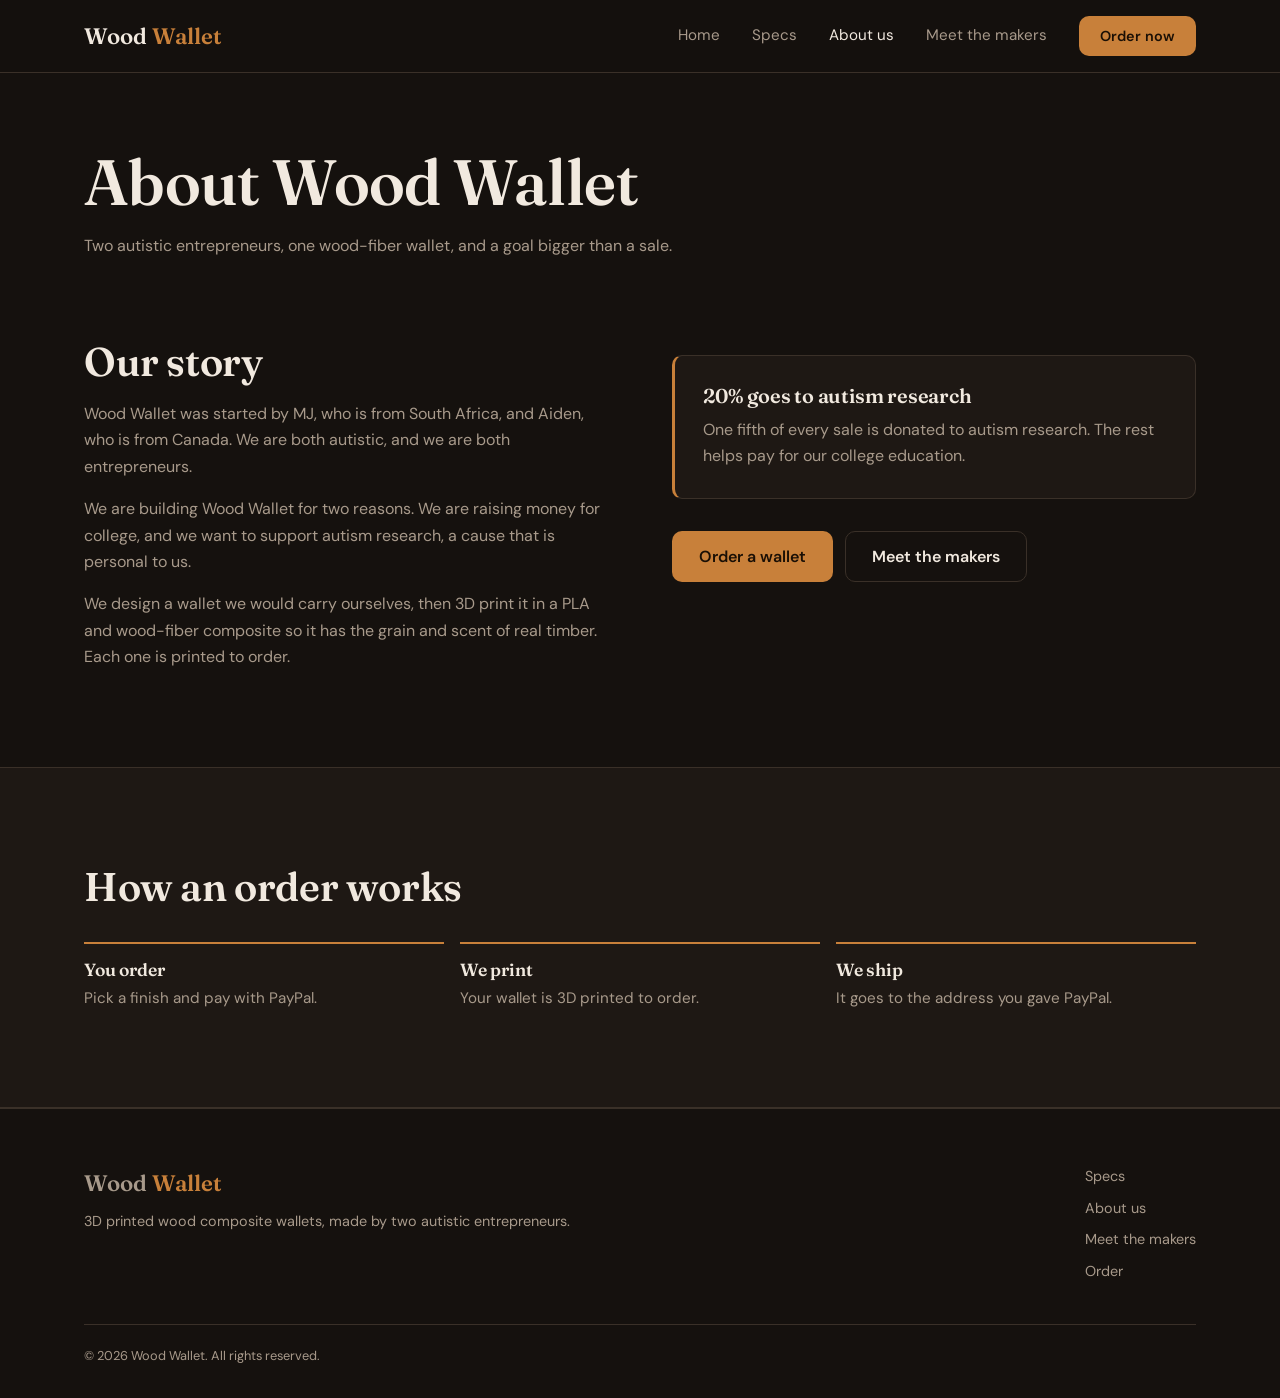
<file: about.html>
<!DOCTYPE html>
<html lang="en">
<head>
    <meta charset="UTF-8">
    <meta name="viewport" content="width=device-width, initial-scale=1.0">
    <title>About us | Wood Wallet</title>
    <meta name="description" content="The story of Wood Wallet: two autistic entrepreneurs from South Africa and Canada raising money for college and autism research.">
    <link rel="icon" href="data:image/svg+xml,<svg xmlns='http://www.w3.org/2000/svg' viewBox='0 0 100 100'><text y='.9em' font-size='90'>🪵</text></svg>">
    <link rel="preconnect" href="https://fonts.googleapis.com">
    <link rel="preconnect" href="https://fonts.gstatic.com" crossorigin>
    <link href="https://fonts.googleapis.com/css2?family=DM+Sans:wght@400;500;600&family=Fraunces:opsz,wght@9..144,500;9..144,600&display=swap" rel="stylesheet">
    <link rel="stylesheet" href="css/styles.css">
    <script src="js/script.js" defer></script>
</head>
<body>
    <a class="skip" href="#main">Skip to content</a>

    <header class="site-header">
        <div class="wrap bar">
            <a href="index.html" class="logo" aria-label="Wood Wallet home">Wood <span>Wallet</span></a>
            <button class="menu-btn" aria-expanded="false" aria-controls="site-nav">Menu</button>
            <nav class="nav" id="site-nav" aria-label="Main">
                <a href="index.html">Home</a>
                <a href="specs.html">Specs</a>
                <a href="about.html" aria-current="page">About us</a>
                <a href="makers.html">Meet the makers</a>
                <a href="order.html" class="btn btn-primary btn-sm">Order now</a>
            </nav>
        </div>
    </header>

    <main id="main">
        <section class="page-head">
            <div class="wrap">
                <h1>About Wood Wallet</h1>
                <p class="lede">Two autistic entrepreneurs, one wood-fiber wallet, and a goal bigger than a sale.</p>
            </div>
        </section>
        <section class="section">
            <div class="wrap split">
                <div class="prose" style="margin-top:-16px">
                    <h2 style="margin-top:0">Our story</h2>
                    <p>Wood Wallet was started by MJ, who is from South Africa, and Aiden, who is from Canada. We are both autistic, and we are both entrepreneurs.</p>
                    <p>We are building Wood Wallet for two reasons. We are raising money for college, and we want to support autism research, a cause that is personal to us.</p>
                    <p>We design a wallet we would carry ourselves, then 3D print it in a PLA and wood-fiber composite so it has the grain and scent of real timber. Each one is printed to order.</p>
                </div>
                <div>
                    <div class="pledge">
                    <h3>20% goes to autism research</h3>
                    <p>One fifth of every sale is donated to autism research. The rest helps pay for our college education.</p>
                </div>
                    <div class="cta-row"><a href="order.html" class="btn btn-primary">Order a wallet</a><a href="makers.html" class="btn btn-ghost">Meet the makers</a></div>
                </div>
            </div>
        </section>
        <section class="section section-alt">
            <div class="wrap">
                <h2>How an order works</h2>
                <div class="steps">
                    <div class="step"><h3>You order</h3><p>Pick a finish and pay with PayPal.</p></div>
                    <div class="step"><h3>We print</h3><p>Your wallet is 3D printed to order.</p></div>
                    <div class="step"><h3>We ship</h3><p>It goes to the address you gave PayPal.</p></div>
                </div>
            </div>
        </section>
    </main>

    <footer class="site-footer">
        <div class="wrap">
            <div class="foot">
                <div><div class="logo">Wood <span>Wallet</span></div><p style="margin-top:8px">3D printed wood composite wallets, made by two autistic entrepreneurs.</p></div>
                <ul><li><a href="specs.html">Specs</a></li><li><a href="about.html">About us</a></li><li><a href="makers.html">Meet the makers</a></li><li><a href="order.html">Order</a></li></ul>
            </div>
            <p class="legal">&copy; 2026 Wood Wallet. All rights reserved.</p>
        </div>
    </footer>
</body>
</html>
</file>
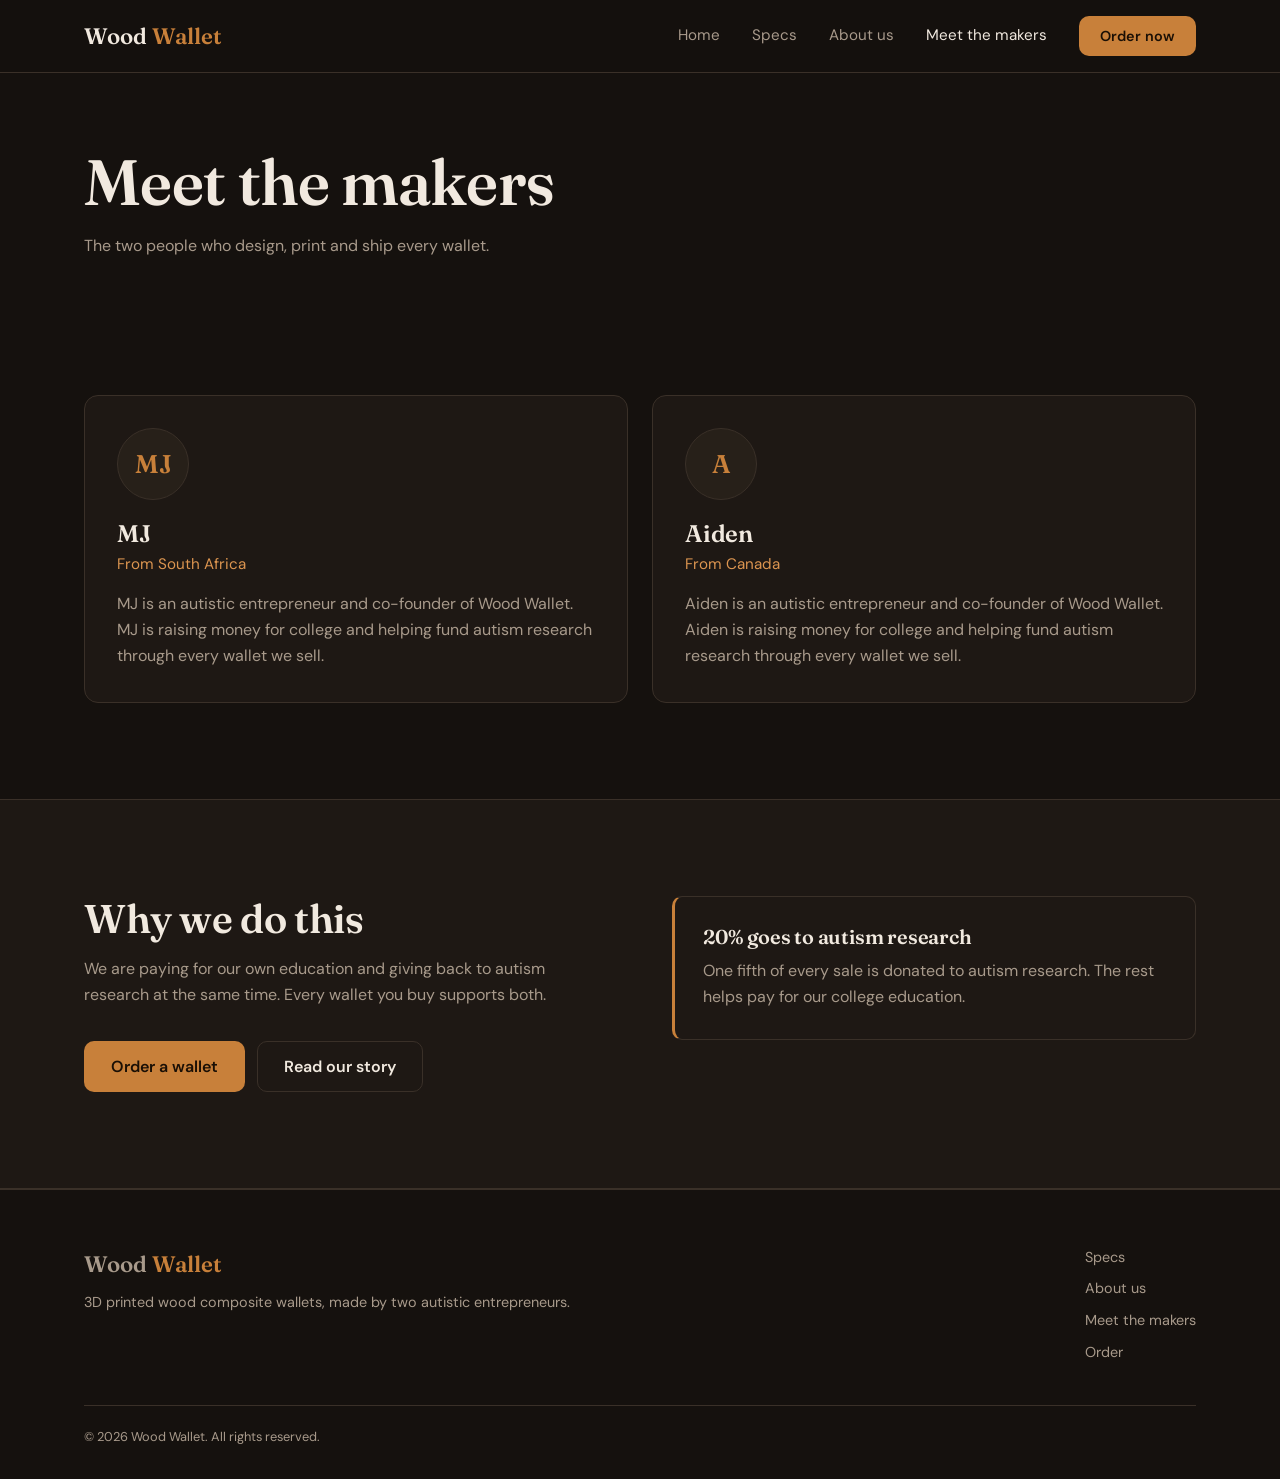
<file: makers.html>
<!DOCTYPE html>
<html lang="en">
<head>
    <meta charset="UTF-8">
    <meta name="viewport" content="width=device-width, initial-scale=1.0">
    <title>Meet the makers | Wood Wallet</title>
    <meta name="description" content="Meet MJ from South Africa and Aiden from Canada, the autistic entrepreneurs behind Wood Wallet.">
    <link rel="icon" href="data:image/svg+xml,<svg xmlns='http://www.w3.org/2000/svg' viewBox='0 0 100 100'><text y='.9em' font-size='90'>🪵</text></svg>">
    <link rel="preconnect" href="https://fonts.googleapis.com">
    <link rel="preconnect" href="https://fonts.gstatic.com" crossorigin>
    <link href="https://fonts.googleapis.com/css2?family=DM+Sans:wght@400;500;600&family=Fraunces:opsz,wght@9..144,500;9..144,600&display=swap" rel="stylesheet">
    <link rel="stylesheet" href="css/styles.css">
    <script src="js/script.js" defer></script>
</head>
<body>
    <a class="skip" href="#main">Skip to content</a>

    <header class="site-header">
        <div class="wrap bar">
            <a href="index.html" class="logo" aria-label="Wood Wallet home">Wood <span>Wallet</span></a>
            <button class="menu-btn" aria-expanded="false" aria-controls="site-nav">Menu</button>
            <nav class="nav" id="site-nav" aria-label="Main">
                <a href="index.html">Home</a>
                <a href="specs.html">Specs</a>
                <a href="about.html">About us</a>
                <a href="makers.html" aria-current="page">Meet the makers</a>
                <a href="order.html" class="btn btn-primary btn-sm">Order now</a>
            </nav>
        </div>
    </header>

    <main id="main">
        <section class="page-head">
            <div class="wrap">
                <h1>Meet the makers</h1>
                <p class="lede">The two people who design, print and ship every wallet.</p>
            </div>
        </section>
        <section class="section">
            <div class="wrap">
                <div class="makers">
                    <!-- To add a photo, replace the avatar div with <img class="avatar" src="images/mj.jpg" alt="MJ"> -->
                    <article class="maker">
                        <div class="avatar" aria-hidden="true">MJ</div>
                        <h2>MJ</h2>
                        <div class="where">From South Africa</div>
                        <p>MJ is an autistic entrepreneur and co-founder of Wood Wallet. MJ is raising money for college and helping fund autism research through every wallet we sell.</p>
                    </article>
                    <article class="maker">
                        <div class="avatar" aria-hidden="true">A</div>
                        <h2>Aiden</h2>
                        <div class="where">From Canada</div>
                        <p>Aiden is an autistic entrepreneur and co-founder of Wood Wallet. Aiden is raising money for college and helping fund autism research through every wallet we sell.</p>
                    </article>
                </div>
            </div>
        </section>
        <section class="section section-alt">
            <div class="wrap split">
                <div>
                    <h2>Why we do this</h2>
                    <p class="lede">We are paying for our own education and giving back to autism research at the same time. Every wallet you buy supports both.</p>
                    <div class="cta-row"><a href="order.html" class="btn btn-primary">Order a wallet</a><a href="about.html" class="btn btn-ghost">Read our story</a></div>
                </div>
                <div class="pledge">
                    <h3>20% goes to autism research</h3>
                    <p>One fifth of every sale is donated to autism research. The rest helps pay for our college education.</p>
                </div>
            </div>
        </section>
    </main>

    <footer class="site-footer">
        <div class="wrap">
            <div class="foot">
                <div><div class="logo">Wood <span>Wallet</span></div><p style="margin-top:8px">3D printed wood composite wallets, made by two autistic entrepreneurs.</p></div>
                <ul><li><a href="specs.html">Specs</a></li><li><a href="about.html">About us</a></li><li><a href="makers.html">Meet the makers</a></li><li><a href="order.html">Order</a></li></ul>
            </div>
            <p class="legal">&copy; 2026 Wood Wallet. All rights reserved.</p>
        </div>
    </footer>
</body>
</html>
</file>
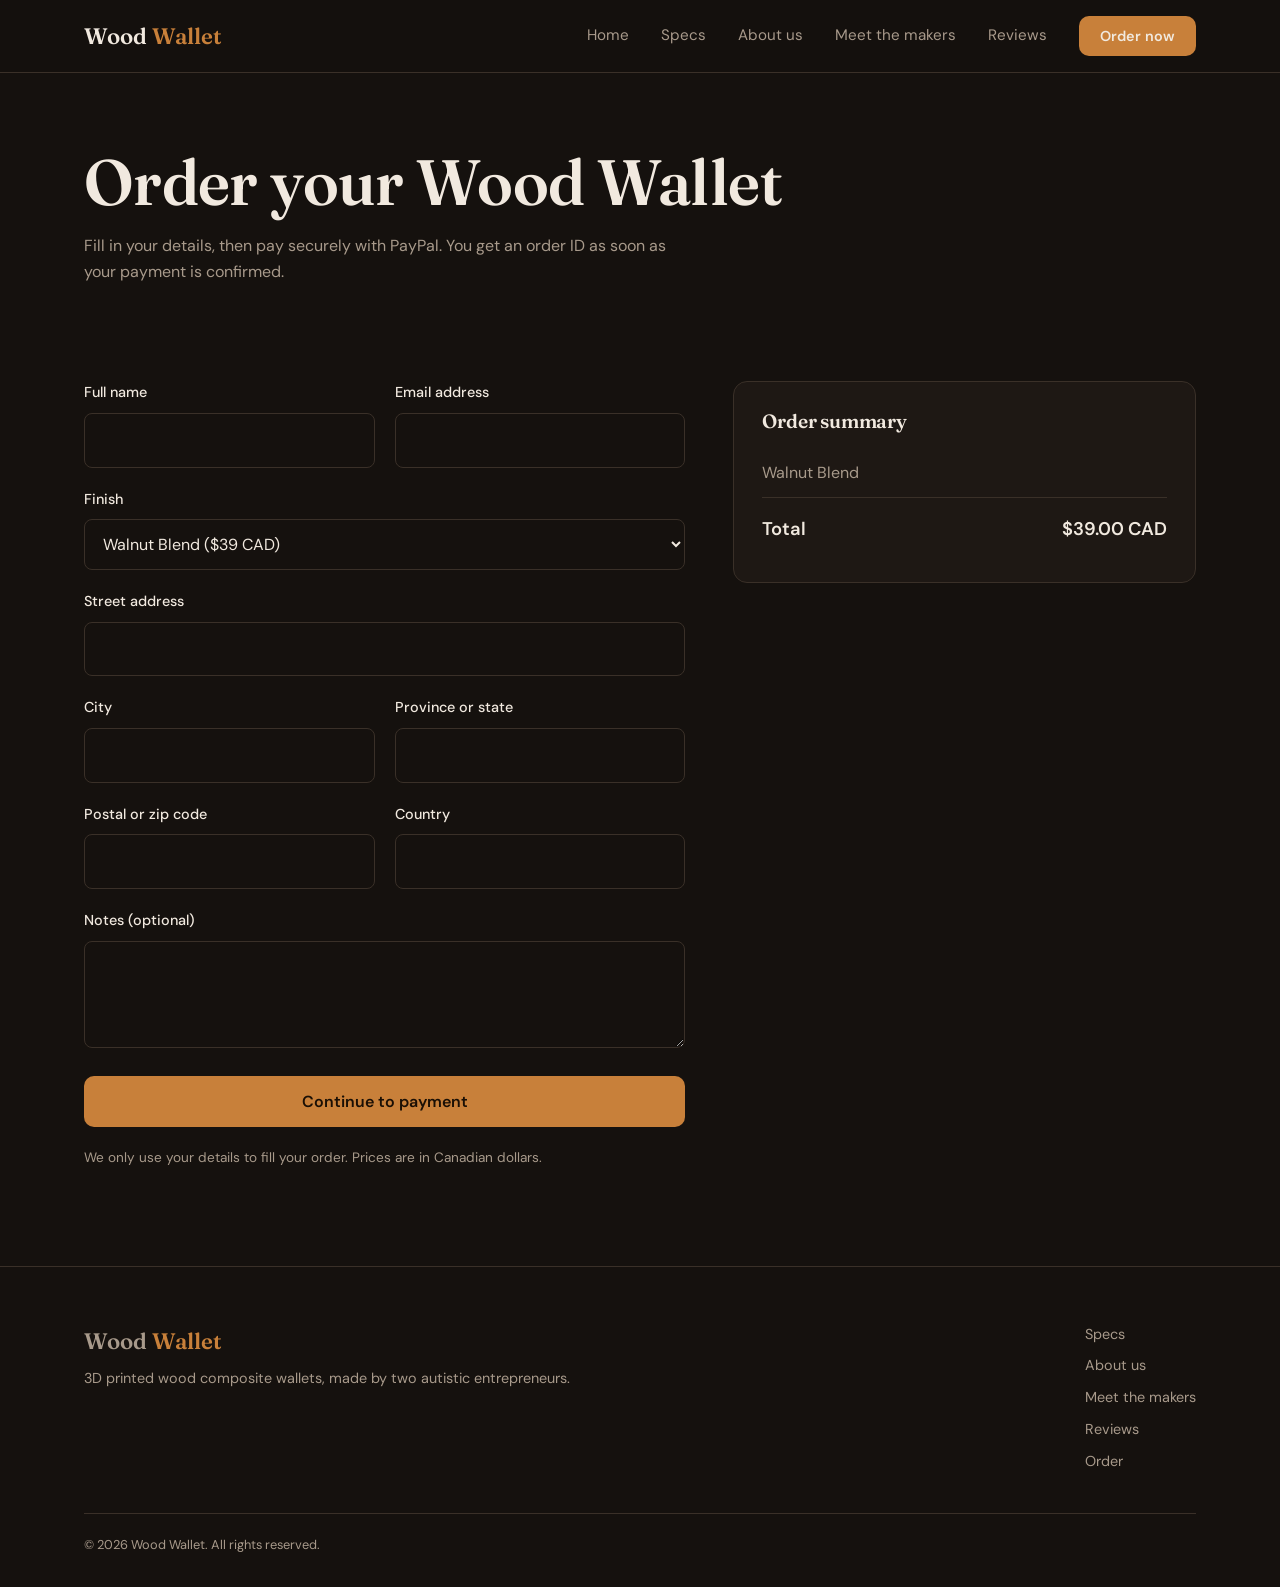
<file: order.html>
<!DOCTYPE html>
<html lang="en">
<head>
    <meta charset="UTF-8">
    <meta name="viewport" content="width=device-width, initial-scale=1.0">
    <title>Order | Wood Wallet</title>
    <meta name="description" content="Order a Wood Wallet and pay securely with PayPal.">
    <meta name="order-api" content="https://script.google.com/macros/s/AKfycby91aIGu6M8iZfG_qV8NjTuDLsLtcrN6aPWE_earIJ-TUtvxzz-Tsk9pmHvlBy7xdPO/exec">
    <meta name="paypal-client-id" content="BAAWrQnf0AmOsB1tAvzoBkzUjkJcVGoh5AIVwf3Nso83PMjw8DXeIZhZvuRpRw9327vs7f7A5OEmz2z0hU">
    <link rel="icon" href="data:image/svg+xml,<svg xmlns='http://www.w3.org/2000/svg' viewBox='0 0 100 100'><text y='.9em' font-size='90'>🪵</text></svg>">
    <link rel="preconnect" href="https://fonts.googleapis.com">
    <link rel="preconnect" href="https://fonts.gstatic.com" crossorigin>
    <link href="https://fonts.googleapis.com/css2?family=DM+Sans:wght@400;500;600&family=Fraunces:opsz,wght@9..144,500;9..144,600&display=swap" rel="stylesheet">
    <link rel="stylesheet" href="css/styles.css">
    <script src="js/script.js" defer></script>
</head>
<body>
    <a class="skip" href="#main">Skip to content</a>

    <header class="site-header">
        <div class="wrap bar">
            <a href="index.html" class="logo" aria-label="Wood Wallet home">Wood <span>Wallet</span></a>
            <button class="menu-btn" aria-expanded="false" aria-controls="site-nav">Menu</button>
            <nav class="nav" id="site-nav" aria-label="Main">
                <a href="index.html">Home</a>
                <a href="specs.html">Specs</a>
                <a href="about.html">About us</a>
                <a href="makers.html">Meet the makers</a>
                <a href="reviews.html">Reviews</a>
                <a href="order.html" class="btn btn-primary btn-sm" aria-current="page">Order now</a>
            </nav>
        </div>
    </header>

    <main id="main">
        <section class="page-head">
            <div class="wrap">
                <h1>Order your Wood Wallet</h1>
                <p class="lede">Fill in your details, then pay securely with PayPal. You get an order ID as soon as your payment is confirmed.</p>
            </div>
        </section>
        <section class="section">
            <div class="wrap">
                <div class="order-grid" style="margin-top:0">
                    <div>
                        <form id="order-form" class="form">
                            <div class="row">
                                <div><label for="name">Full name</label><input type="text" id="name" name="name" autocomplete="name" required maxlength="100"></div>
                                <div><label for="email">Email address</label><input type="email" id="email" name="email" autocomplete="email" required maxlength="150"></div>
                            </div>
                            <div>
                                <label for="order-finish-select">Finish</label>
                                <select id="order-finish-select" name="finish">
                                    <option value="walnut">Walnut Blend ($39 CAD)</option>
                                    <option value="birch">Golden Birch ($39 CAD)</option>
                                    <option value="ebony">Ebony Timber ($42 CAD)</option>
                                </select>
                            </div>
                            <div><label for="street">Street address</label><input type="text" id="street" name="street" autocomplete="address-line1" required maxlength="150"></div>
                            <div class="row">
                                <div><label for="city">City</label><input type="text" id="city" name="city" autocomplete="address-level2" required maxlength="80"></div>
                                <div><label for="region">Province or state</label><input type="text" id="region" name="region" autocomplete="address-level1" maxlength="80"></div>
                            </div>
                            <div class="row">
                                <div><label for="postal">Postal or zip code</label><input type="text" id="postal" name="postal" autocomplete="postal-code" required maxlength="20"></div>
                                <div><label for="country">Country</label><input type="text" id="country" name="country" autocomplete="country-name" required maxlength="60"></div>
                            </div>
                            <div><label for="notes">Notes (optional)</label><textarea id="notes" name="notes" rows="3" maxlength="500"></textarea></div>
                            <div class="hp" aria-hidden="true"><label>Leave this empty<input type="text" name="website" tabindex="-1" autocomplete="off"></label></div>
                            <div id="admin-box" class="pledge" hidden>
                                <h3>Admin test</h3>
                                <p>Places an order without paying. For testing only.</p>
                                <label for="admin-pass" style="margin-top:14px">Admin password</label>
                                <input type="password" id="admin-pass" autocomplete="off">
                                <button type="button" id="admin-btn" class="btn btn-ghost btn-sm" style="margin-top:12px">Place test order</button>
                            </div>
                            <p class="msg" id="form-error" role="alert" hidden></p>
                            <button type="submit" class="btn btn-primary pay-btn">Continue to payment</button>
                            <p class="pay-note">We only use your details to fill your order. Prices are in Canadian dollars.</p>
                        </form>

                        <div id="pay-step" class="form" hidden>
                            <h2 style="font-size:1.6rem">Thanks, <span id="pay-name"></span>. One last step.</h2>
                            <p class="pay-note">Pay with PayPal to place your order.</p>
                            <div id="paypal-buttons"></div>
                            <p class="msg" id="pp-error" role="alert" hidden></p>
                            <div><button type="button" class="btn btn-ghost btn-sm" id="back-btn">Change my details</button></div>
                        </div>

                        <div id="done-step" class="form" hidden>
                            <h2 style="font-size:1.6rem">Thank you for your order!</h2>
                            <div class="code-box" id="order-code"></div>
                            <p>Keep this order ID. You can use it once to leave a review. We also try to email it to you, so check your spam folder.</p>
                            <div><a href="reviews.html" class="btn btn-ghost">Leave a review</a></div>
                        </div>
                    </div>
                    <aside class="summary" aria-live="polite">
                        <h3>Order summary</h3>
                        <div class="line"><span id="sum-item">Walnut Blend</span></div>
                        <div class="line total"><span>Total</span><span id="sum-total">$39.00 CAD</span></div>
                    </aside>
                </div>
            </div>
        </section>
    </main>

    <footer class="site-footer">
        <div class="wrap">
            <div class="foot">
                <div><div class="logo">Wood <span>Wallet</span></div><p style="margin-top:8px">3D printed wood composite wallets, made by two autistic entrepreneurs.</p></div>
                <ul><li><a href="specs.html">Specs</a></li><li><a href="about.html">About us</a></li><li><a href="makers.html">Meet the makers</a></li><li><a href="reviews.html">Reviews</a></li><li><a href="order.html">Order</a></li></ul>
            </div>
            <p class="legal">&copy; 2026 Wood Wallet. All rights reserved.</p>
        </div>
    </footer>
</body>
</html>
</file>
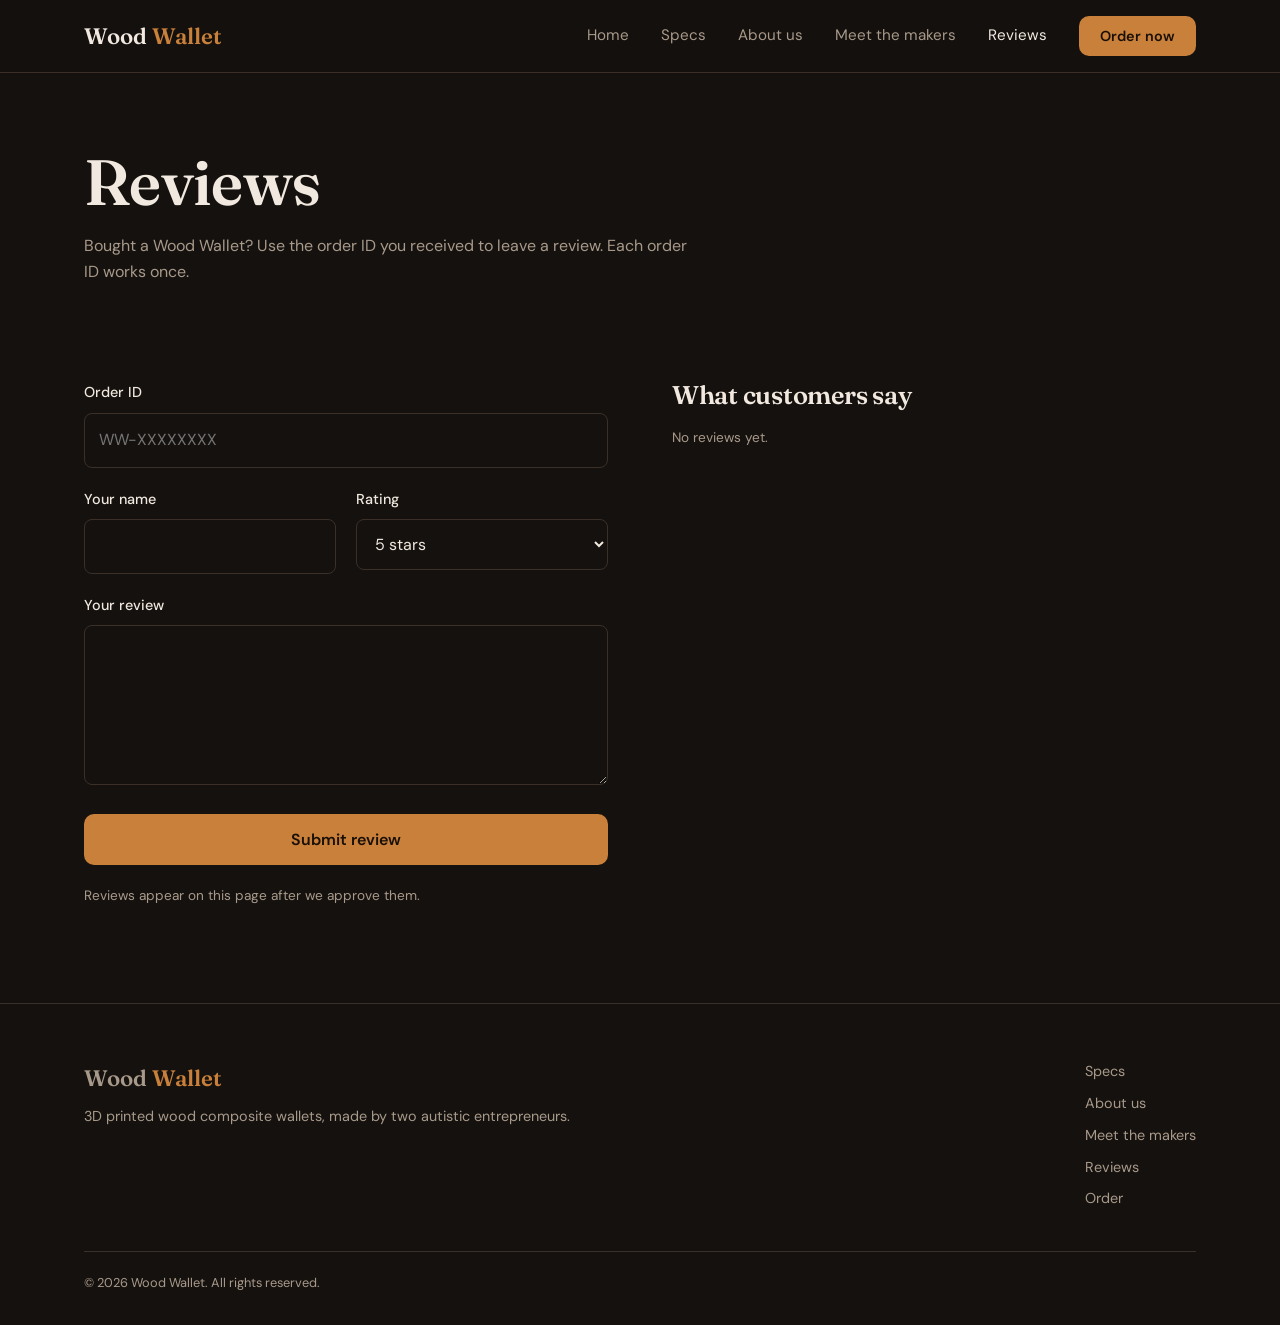
<file: reviews.html>
<!DOCTYPE html>
<html lang="en">
<head>
    <meta charset="UTF-8">
    <meta name="viewport" content="width=device-width, initial-scale=1.0">
    <title>Reviews | Wood Wallet</title>
    <meta name="description" content="Read and leave reviews for the Wood Wallet. Each order ID can be used once.">
    <meta name="order-api" content="https://script.google.com/macros/s/AKfycby91aIGu6M8iZfG_qV8NjTuDLsLtcrN6aPWE_earIJ-TUtvxzz-Tsk9pmHvlBy7xdPO/exec">
    <link rel="icon" href="data:image/svg+xml,<svg xmlns='http://www.w3.org/2000/svg' viewBox='0 0 100 100'><text y='.9em' font-size='90'>🪵</text></svg>">
    <link rel="preconnect" href="https://fonts.googleapis.com">
    <link rel="preconnect" href="https://fonts.gstatic.com" crossorigin>
    <link href="https://fonts.googleapis.com/css2?family=DM+Sans:wght@400;500;600&family=Fraunces:opsz,wght@9..144,500;9..144,600&display=swap" rel="stylesheet">
    <link rel="stylesheet" href="css/styles.css">
    <script src="js/script.js" defer></script>
</head>
<body>
    <a class="skip" href="#main">Skip to content</a>

    <header class="site-header">
        <div class="wrap bar">
            <a href="index.html" class="logo" aria-label="Wood Wallet home">Wood <span>Wallet</span></a>
            <button class="menu-btn" aria-expanded="false" aria-controls="site-nav">Menu</button>
            <nav class="nav" id="site-nav" aria-label="Main">
                <a href="index.html">Home</a>
                <a href="specs.html">Specs</a>
                <a href="about.html">About us</a>
                <a href="makers.html">Meet the makers</a>
                <a href="reviews.html" aria-current="page">Reviews</a>
                <a href="order.html" class="btn btn-primary btn-sm">Order now</a>
            </nav>
        </div>
    </header>

    <main id="main">
        <section class="page-head">
            <div class="wrap">
                <h1>Reviews</h1>
                <p class="lede">Bought a Wood Wallet? Use the order ID you received to leave a review. Each order ID works once.</p>
            </div>
        </section>
        <section class="section">
            <div class="wrap split">
                <div>
                    <form id="review-form" class="form">
                        <div><label for="code">Order ID</label><input type="text" id="code" name="code" placeholder="WW-XXXXXXXX" required maxlength="20" autocomplete="off"></div>
                        <div class="row">
                            <div><label for="rname">Your name</label><input type="text" id="rname" name="name" required maxlength="60"></div>
                            <div><label for="rating">Rating</label>
                                <select id="rating" name="rating"><option value="5">5 stars</option><option value="4">4 stars</option><option value="3">3 stars</option><option value="2">2 stars</option><option value="1">1 star</option></select></div>
                        </div>
                        <div><label for="text">Your review</label><textarea id="text" name="text" rows="5" required maxlength="600"></textarea></div>
                        <div class="hp" aria-hidden="true"><label>Leave this empty<input type="text" name="website" tabindex="-1" autocomplete="off"></label></div>
                        <p class="msg" id="review-msg" role="alert" hidden></p>
                        <button type="submit" class="btn btn-primary">Submit review</button>
                        <p class="pay-note">Reviews appear on this page after we approve them.</p>
                    </form>
                </div>
                <div>
                    <h2 style="font-size:1.6rem">What customers say</h2>
                    <div id="reviews-list"><p class="pay-note" style="margin-top:16px">No reviews yet.</p></div>
                </div>
            </div>
        </section>
    </main>

    <footer class="site-footer">
        <div class="wrap">
            <div class="foot">
                <div><div class="logo">Wood <span>Wallet</span></div><p style="margin-top:8px">3D printed wood composite wallets, made by two autistic entrepreneurs.</p></div>
                <ul><li><a href="specs.html">Specs</a></li><li><a href="about.html">About us</a></li><li><a href="makers.html">Meet the makers</a></li><li><a href="reviews.html">Reviews</a></li><li><a href="order.html">Order</a></li></ul>
            </div>
            <p class="legal">&copy; 2026 Wood Wallet. All rights reserved.</p>
        </div>
    </footer>
</body>
</html>
</file>
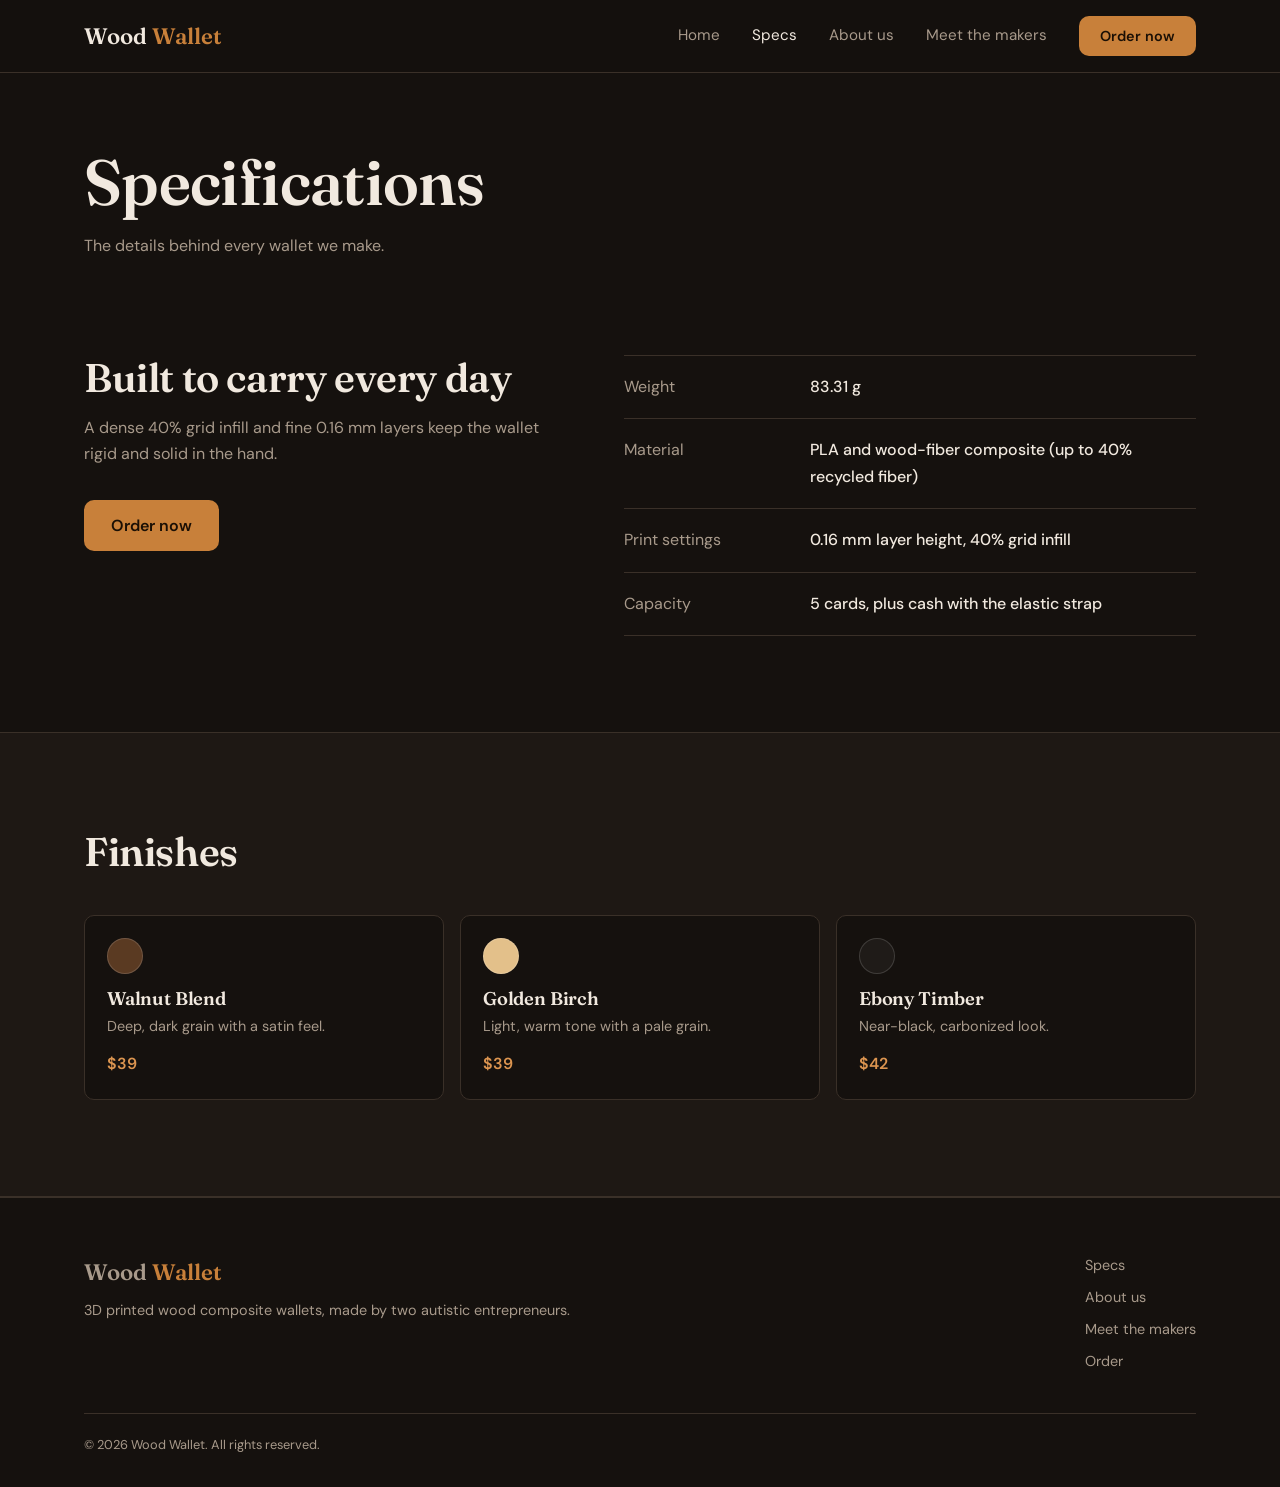
<file: specs.html>
<!DOCTYPE html>
<html lang="en">
<head>
    <meta charset="UTF-8">
    <meta name="viewport" content="width=device-width, initial-scale=1.0">
    <title>Specs | Wood Wallet</title>
    <meta name="description" content="Weight, material, print settings and capacity of the Wood Wallet, a 3D printed wood-fiber wallet.">
    <link rel="icon" href="data:image/svg+xml,<svg xmlns='http://www.w3.org/2000/svg' viewBox='0 0 100 100'><text y='.9em' font-size='90'>🪵</text></svg>">
    <link rel="preconnect" href="https://fonts.googleapis.com">
    <link rel="preconnect" href="https://fonts.gstatic.com" crossorigin>
    <link href="https://fonts.googleapis.com/css2?family=DM+Sans:wght@400;500;600&family=Fraunces:opsz,wght@9..144,500;9..144,600&display=swap" rel="stylesheet">
    <link rel="stylesheet" href="css/styles.css">
    <script src="js/script.js" defer></script>
</head>
<body>
    <a class="skip" href="#main">Skip to content</a>

    <header class="site-header">
        <div class="wrap bar">
            <a href="index.html" class="logo" aria-label="Wood Wallet home">Wood <span>Wallet</span></a>
            <button class="menu-btn" aria-expanded="false" aria-controls="site-nav">Menu</button>
            <nav class="nav" id="site-nav" aria-label="Main">
                <a href="index.html">Home</a>
                <a href="specs.html" aria-current="page">Specs</a>
                <a href="about.html">About us</a>
                <a href="makers.html">Meet the makers</a>
                <a href="order.html" class="btn btn-primary btn-sm">Order now</a>
            </nav>
        </div>
    </header>

    <main id="main">
        <section class="page-head">
            <div class="wrap">
                <h1>Specifications</h1>
                <p class="lede">The details behind every wallet we make.</p>
            </div>
        </section>
        <section class="section">
            <div class="wrap specs-grid">
                <div>
                    <h2>Built to carry every day</h2>
                    <p class="lede">A dense 40% grid infill and fine 0.16 mm layers keep the wallet rigid and solid in the hand.</p>
                    <div class="cta-row"><a href="order.html" class="btn btn-primary">Order now</a></div>
                </div>
                <dl class="specs">
                    <div><dt>Weight</dt><dd>83.31 g</dd></div>
                    <div><dt>Material</dt><dd>PLA and wood-fiber composite (up to 40% recycled fiber)</dd></div>
                    <div><dt>Print settings</dt><dd>0.16 mm layer height, 40% grid infill</dd></div>
                    <div><dt>Capacity</dt><dd>5 cards, plus cash with the elastic strap</dd></div>
                </dl>
            </div>
        </section>
        <section class="section section-alt">
            <div class="wrap">
                <h2>Finishes</h2>
                <div class="finishes">
                    <div class="finish"><div class="swatch" style="background:#5a3a22"></div><h3>Walnut Blend</h3><p>Deep, dark grain with a satin feel.</p><span class="price">$39</span></div>
                    <div class="finish"><div class="swatch" style="background:#e3c08a"></div><h3>Golden Birch</h3><p>Light, warm tone with a pale grain.</p><span class="price">$39</span></div>
                    <div class="finish"><div class="swatch" style="background:#1f1b18"></div><h3>Ebony Timber</h3><p>Near-black, carbonized look.</p><span class="price">$42</span></div>
                </div>
            </div>
        </section>
    </main>

    <footer class="site-footer">
        <div class="wrap">
            <div class="foot">
                <div><div class="logo">Wood <span>Wallet</span></div><p style="margin-top:8px">3D printed wood composite wallets, made by two autistic entrepreneurs.</p></div>
                <ul><li><a href="specs.html">Specs</a></li><li><a href="about.html">About us</a></li><li><a href="makers.html">Meet the makers</a></li><li><a href="order.html">Order</a></li></ul>
            </div>
            <p class="legal">&copy; 2026 Wood Wallet. All rights reserved.</p>
        </div>
    </footer>
</body>
</html>
</file>
<file: css/styles.css>
:root{--bg:#15110e;--surface:#1e1814;--surface-2:#272019;--line:#3a3028;--text:#f1e9df;--muted:#a89a8b;--accent:#c8803a;--accent-hover:#dc9550;--on-accent:#1a0f05;--radius:10px;--font-head:"Fraunces",Georgia,serif;--font-body:"DM Sans",system-ui,sans-serif}
*,*::before,*::after{box-sizing:border-box}
html{scroll-behavior:smooth;scroll-padding-top:84px}
body{margin:0;background:var(--bg);color:var(--text);font:400 1rem/1.65 var(--font-body);-webkit-font-smoothing:antialiased}
img{display:block;max-width:100%}
a{color:inherit;text-decoration:none}
h1,h2,h3{font-family:var(--font-head);font-weight:600;line-height:1.15;letter-spacing:-.01em;margin:0}
h1{font-size:clamp(2.4rem,5.5vw,4rem)}
h2{font-size:clamp(1.8rem,3.5vw,2.5rem)}
p{margin:0}
:focus-visible{outline:2px solid var(--accent-hover);outline-offset:3px}
.wrap{max-width:1160px;margin:0 auto;padding:0 24px}
.section{padding:96px 0}
.section-alt{background:var(--surface);border-block:1px solid var(--line)}
.lede{color:var(--muted);max-width:56ch;margin-top:14px}
.skip{position:absolute;left:-999px}.skip:focus{left:16px;top:16px;background:#fff;color:#000;padding:8px 12px;z-index:100}

/* header */
.site-header{position:sticky;top:0;z-index:50;background:rgba(21,17,14,.88);backdrop-filter:blur(10px);border-bottom:1px solid var(--line)}
.bar{display:flex;align-items:center;justify-content:space-between;height:72px}
.logo{font-family:var(--font-head);font-size:1.4rem;font-weight:600}
.logo span{color:var(--accent)}
.nav{display:flex;align-items:center;gap:32px;font-size:.95rem;color:var(--muted)}
.nav a:hover{color:var(--text)}
.menu-btn{display:none;background:none;border:1px solid var(--line);color:var(--text);border-radius:8px;padding:8px 12px;font:inherit;cursor:pointer}
.btn{display:inline-flex;align-items:center;justify-content:center;gap:8px;padding:14px 26px;border-radius:var(--radius);font:600 1rem var(--font-body);border:1px solid transparent;cursor:pointer;transition:background .2s,border-color .2s}
.btn-primary{background:var(--accent);color:var(--on-accent)}
.btn-primary:hover{background:var(--accent-hover)}
.btn-ghost{border-color:var(--line);color:var(--text)}
.btn-ghost:hover{border-color:var(--muted)}
.btn-sm{padding:10px 20px;font-size:.9rem}

/* hero */
.hero{padding:72px 0 96px}
.hero-grid{display:grid;grid-template-columns:1fr 1.05fr;gap:64px;align-items:center}
.hero p.lede{font-size:1.125rem;margin-top:20px}
.cta-row{display:flex;flex-wrap:wrap;gap:12px;margin-top:32px}
.trust{display:flex;flex-wrap:wrap;gap:12px 28px;margin:36px 0 0;padding:24px 0 0;border-top:1px solid var(--line);list-style:none;color:var(--muted);font-size:.9rem}
.stage{background:var(--surface);border:1px solid var(--line);border-radius:16px;padding:12px}
.stage-img{position:relative;aspect-ratio:4/3;border-radius:10px;overflow:hidden;background:var(--surface-2)}
.stage-img img{width:100%;height:100%;object-fit:cover;transition:filter .4s,opacity .2s}
.stage-caption{display:flex;justify-content:space-between;align-items:baseline;padding:14px 6px 4px;font-size:.95rem}
.stage-caption strong{font-weight:600}
.stage-caption span{color:var(--muted)}
.tabs{display:grid;grid-template-columns:repeat(3,1fr);gap:8px;margin-top:10px}
.tab{padding:10px;border-radius:8px;background:transparent;border:1px solid var(--line);color:var(--muted);font:500 .9rem var(--font-body);cursor:pointer}
.tab:hover{color:var(--text)}
.tab[aria-pressed=true]{background:var(--accent);border-color:var(--accent);color:var(--on-accent)}

/* finishes */
.finishes{display:grid;grid-template-columns:repeat(3,1fr);gap:16px;margin-top:40px}
.finish{text-align:left;background:var(--bg);border:1px solid var(--line);border-radius:var(--radius);padding:22px;color:var(--text);font:inherit;cursor:pointer;transition:border-color .2s}
.finish:hover{border-color:var(--muted)}
.finish[aria-pressed=true]{border-color:var(--accent);box-shadow:0 0 0 1px var(--accent)}
.swatch{width:36px;height:36px;border-radius:50%;margin-bottom:14px;border:1px solid rgba(255,255,255,.15)}
.finish h3{font-size:1.15rem}
.finish p{color:var(--muted);font-size:.9rem;margin-top:6px}
.finish .price{display:block;margin-top:12px;font-weight:600;color:var(--accent-hover)}

/* specs */
.specs-grid{display:grid;grid-template-columns:1fr 1.2fr;gap:64px;align-items:start}
.specs{margin:0;border-top:1px solid var(--line)}
.specs div{display:grid;grid-template-columns:170px 1fr;gap:16px;padding:18px 0;border-bottom:1px solid var(--line)}
.specs dt{color:var(--muted)}
.specs dd{margin:0;font-weight:500}

/* gallery */
.gallery{display:grid;grid-template-columns:repeat(3,1fr);gap:16px;margin-top:40px}
.shot{margin:0;padding:0;background:none;border:0;cursor:zoom-in;text-align:left;color:inherit;font:inherit}
.shot .frame{aspect-ratio:1;border-radius:var(--radius);overflow:hidden;border:1px solid var(--line);background:var(--surface-2)}
.shot img{width:100%;height:100%;object-fit:cover;transition:transform .5s}
.shot:hover img{transform:scale(1.04)}
.shot span{display:block;margin-top:10px;color:var(--muted);font-size:.9rem}

/* order */
.order-grid{display:grid;grid-template-columns:1.3fr 1fr;gap:48px;align-items:start;margin-top:40px}
.form{display:grid;gap:20px}
.row{display:grid;grid-template-columns:1fr 1fr;gap:20px}
label{display:block;font-size:.9rem;font-weight:500;margin-bottom:8px}
input,select,textarea{width:100%;background:var(--bg);color:var(--text);border:1px solid var(--line);border-radius:8px;padding:13px 14px;font:inherit}
input:focus,select:focus,textarea:focus{outline:none;border-color:var(--accent)}
textarea{resize:vertical}
.summary{background:var(--surface);border:1px solid var(--line);border-radius:14px;padding:28px;position:sticky;top:96px}
.summary h3{font-size:1.2rem;margin-bottom:18px}
.line{display:flex;justify-content:space-between;padding:10px 0;border-bottom:1px solid var(--line);color:var(--muted)}
.line.total{border:0;color:var(--text);font-size:1.15rem;font-weight:600;padding-top:16px}
.note{font-size:.85rem;color:var(--muted);margin-top:16px}

/* faq */
.faq{max-width:760px;margin-top:32px}
details{border-bottom:1px solid var(--line);padding:20px 0}
summary{cursor:pointer;font-weight:600;list-style:none;display:flex;justify-content:space-between;gap:16px}
summary::-webkit-details-marker{display:none}
summary::after{content:"+";color:var(--accent);font-size:1.3rem;line-height:1}
details[open] summary::after{content:"\2212"}
details p{color:var(--muted);margin-top:12px;max-width:62ch}

/* footer */
.site-footer{border-top:1px solid var(--line);padding:56px 0 32px;color:var(--muted);font-size:.9rem}
.foot{display:flex;flex-wrap:wrap;justify-content:space-between;gap:32px}
.foot ul{list-style:none;padding:0;margin:0;display:grid;gap:8px}
.foot a:hover{color:var(--text)}
.legal{margin-top:40px;padding-top:20px;border-top:1px solid var(--line);font-size:.8rem}

/* lightbox */
.lightbox{position:fixed;inset:0;z-index:100;background:rgba(0,0,0,.92);display:none;align-items:center;justify-content:center;padding:24px}
.lightbox.open{display:flex}
.lightbox img{max-height:85vh;border-radius:12px}
.lightbox button{position:absolute;top:20px;right:20px;width:44px;height:44px;border-radius:50%;border:1px solid var(--line);background:var(--surface);color:var(--text);font-size:1.1rem;cursor:pointer}

@media(max-width:860px){
 .section{padding:64px 0}
 .hero-grid,.specs-grid,.order-grid{grid-template-columns:1fr;gap:40px}
 .finishes,.gallery{grid-template-columns:1fr}
 .row{grid-template-columns:1fr}
 .summary{position:static}
 .menu-btn{display:block}
 .nav{display:none;position:absolute;top:72px;left:0;right:0;flex-direction:column;align-items:stretch;gap:0;background:var(--bg);border-bottom:1px solid var(--line);padding:8px 24px 20px}
 .nav.open{display:flex}
 .nav a{padding:14px 0;border-bottom:1px solid var(--line)}
 .nav .btn{margin-top:14px;border:0}
 .specs div{grid-template-columns:1fr;gap:4px}
}
@media(prefers-reduced-motion:reduce){*{transition:none!important;scroll-behavior:auto!important}}

/* multi-page additions */
.nav a[aria-current=page]{color:var(--text)}
.page-head{padding:72px 0 0}
.prose{max-width:62ch}
.prose p{color:var(--muted);margin-top:16px}
.prose h2{margin-top:48px}
.steps{display:grid;grid-template-columns:repeat(3,1fr);gap:16px;margin-top:32px}
.step{border-top:2px solid var(--accent);padding-top:16px}
.step h3{font-size:1.1rem}
.step p{color:var(--muted);font-size:.95rem;margin-top:6px}
.pay-btn{width:100%}
.pay-note{font-size:.85rem;color:var(--muted)}
.quick{display:grid;grid-template-columns:repeat(3,1fr);gap:16px;margin-top:40px}
.quick a{display:block;border:1px solid var(--line);border-radius:var(--radius);padding:24px;background:var(--surface);transition:border-color .2s}
.quick a:hover{border-color:var(--accent)}
.quick strong{font-family:var(--font-head);font-size:1.2rem;display:block}
.quick span{color:var(--muted);font-size:.9rem}
@media(max-width:860px){.steps,.quick{grid-template-columns:1fr}}

/* story pages */
.split{display:grid;grid-template-columns:1fr 1fr;gap:64px;align-items:start}
.pledge{background:var(--surface);border:1px solid var(--line);border-left:3px solid var(--accent);border-radius:var(--radius);padding:28px}
.pledge h3{font-size:1.25rem}
.pledge p{color:var(--muted);margin-top:10px}
.makers{display:grid;grid-template-columns:1fr 1fr;gap:24px;margin-top:40px}
.maker{background:var(--surface);border:1px solid var(--line);border-radius:14px;padding:32px}
.avatar{width:72px;height:72px;border-radius:50%;background:var(--surface-2);border:1px solid var(--line);display:flex;align-items:center;justify-content:center;font:600 1.6rem var(--font-head);color:var(--accent);margin-bottom:20px}
.maker h2,.maker h3{font-size:1.5rem}
.maker .where{color:var(--accent-hover);font-size:.95rem;margin-top:4px}
.maker p{color:var(--muted);margin-top:14px}
@media(max-width:860px){.split,.makers{grid-template-columns:1fr;gap:32px}}

[hidden]{display:none!important}
.hp{position:absolute;left:-9999px;width:1px;height:1px;overflow:hidden}

/* orders and reviews */
.code-box{font:600 1.7rem var(--font-head);letter-spacing:.08em;background:var(--surface);border:1px dashed var(--accent);border-radius:var(--radius);padding:18px;text-align:center;color:var(--accent-hover);user-select:all}
.review{border-bottom:1px solid var(--line);padding:18px 0}
.review strong{font-weight:600}
.stars{color:var(--accent-hover);letter-spacing:2px;margin-right:8px}
.review p{color:var(--muted);margin-top:6px}
.msg{padding:12px 14px;border-radius:8px;border:1px solid var(--line);background:var(--surface)}
</file>
